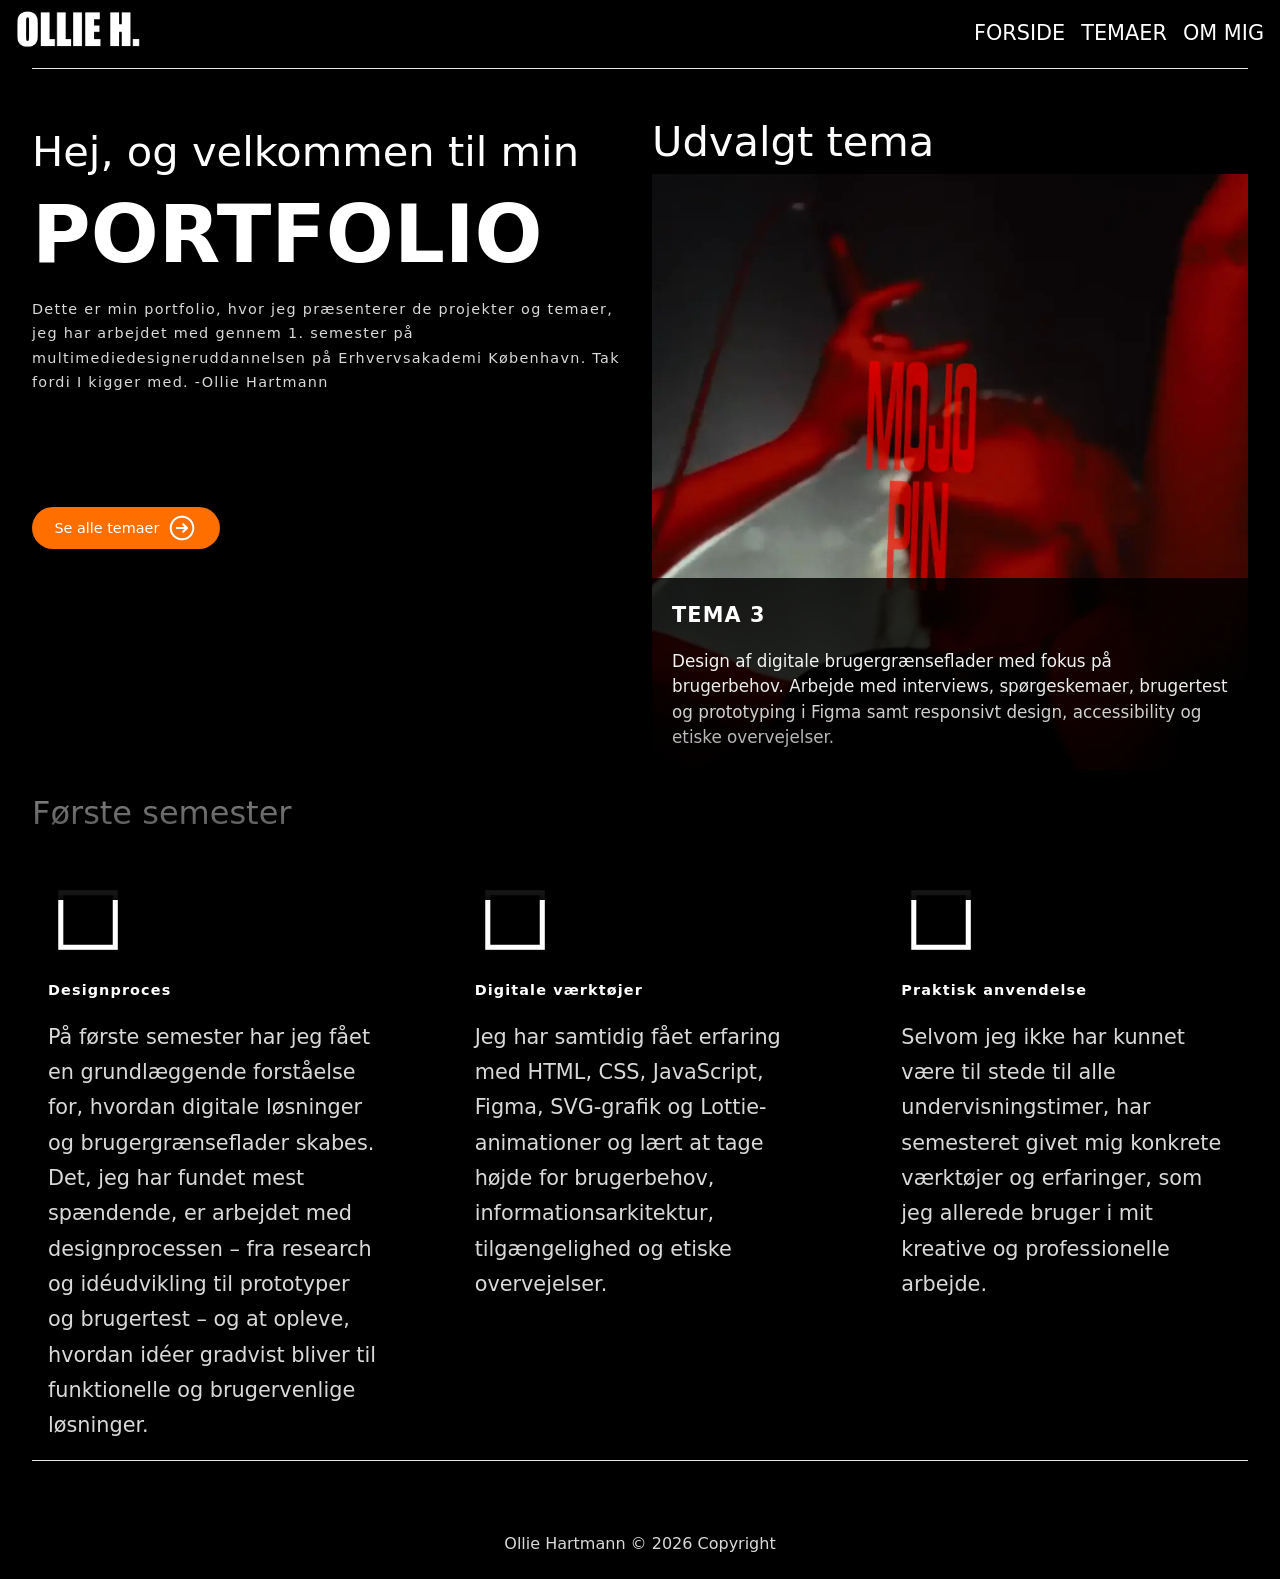
<file: index.html>
<!DOCTYPE html>
<html lang="da">

<head>
  <meta charset="UTF-8" />
  <meta name="viewport" content="width=device-width, initial-scale=1.0" />
  <title>Forside</title>
  <meta name="robots" content="noindex" />
  <link rel="icon" href="IMG/fav.png" type="image/png">
  <link rel="stylesheet" href="CSS/forside.css">
  <link rel="stylesheet" href="CSS/general.css">
  <link rel="stylesheet" href="CSS/custom.css">




</head>

<body>
  <header>
    <div class="logo-wrapper">
      <a href="index.html"><img src="IMG/logo.png" alt="logo"></a>
    </div>

    <nav>
      <ul class="nav-header">
        <li><a href="index.html">Forside</a></li>
        <li><a href="temaer.html">Temaer</a></li>
        <li><a href="ommig.html">Om Mig</a></li>
      </ul>
    </nav>
  </header>
  <hr class="divider">
  <main>

    <div class="grid_1-1">
      <section class="introduction_wrapper">

        <p class="h3-look">Hej, og velkommen til min</p>
        <h1>
          PORTFOLIO</h1>
        <p class="intro-copy">Dette er min portfolio, hvor jeg præsenterer de projekter og temaer, jeg har arbejdet med
          gennem 1. semester
          på multimediedesigneruddannelsen på Erhvervsakademi København.
          Tak fordi I kigger med.
          -Ollie Hartmann</p>

        <a class="tema_button" href="temaer.html"> <span>Se alle temaer</span><span class="button_arrow"><img
              src="IMG/arrow.png" alt="billede af pil"></span></a>


      </section>
      <section class="tema_column">
        <h2 class="h3-look">Udvalgt tema</h2>
        <a class="tema" href="tema3.html">
          <section class="tema_section overlay">
            <img class="full-bleed card" src="IMG/mojopin.webp" alt="Tema 3">
            <div class="overlay-caption">
              <h3 class="h4-look">TEMA 3</h3>
              <p>Design af digitale brugergrænseflader med fokus på brugerbehov. Arbejde med interviews, spørgeskemaer,
                brugertest og prototyping i Figma samt responsivt design, accessibility og etiske overvejelser.</p>
            </div>
          </section>
        </a>

      </section>
    </div>

    <h2>Første semester</h2>

    <div class="grid_1-1-1">
      <section class="semester_sections">
        <img class="square" src="IMG/square.png" alt="">
        <p class="semester-title">Designproces</p>
        <p>På første semester har jeg fået en grundlæggende forståelse for, hvordan digitale løsninger og
          brugergrænseflader skabes. Det, jeg har fundet mest spændende, er arbejdet med designprocessen – fra research
          og idéudvikling til prototyper og brugertest – og at opleve, hvordan idéer gradvist bliver til funktionelle og
          brugervenlige løsninger. </p>
      </section>
      <section class="semester_sections">
        <img class="square" src="IMG/square.png" alt="">
        <p class="semester-title">Digitale værktøjer</p>
        <p>Jeg har samtidig fået erfaring med HTML, CSS, JavaScript, Figma, SVG-grafik og Lottie-animationer og lært at
          tage højde for brugerbehov, informationsarkitektur, tilgængelighed og etiske overvejelser.</p>
      </section>
      <section class="semester_sections">
        <img class="square" src="IMG/square.png" alt="">
        <p class="semester-title">Praktisk anvendelse</p>
        <p>Selvom jeg ikke har kunnet være til stede til alle undervisningstimer, har semesteret givet mig konkrete
          værktøjer og erfaringer, som jeg allerede bruger i mit kreative og professionelle arbejde.</p>
      </section>

    </div>





  </main>
  <hr class="divider">
  <footer>

    <p>Ollie Hartmann © 2026 Copyright</p>
  </footer>


  <div class="scroll-hint"></div>
  <script src="JS/scrollhint.js"></script>
</body>

</html>
</file>
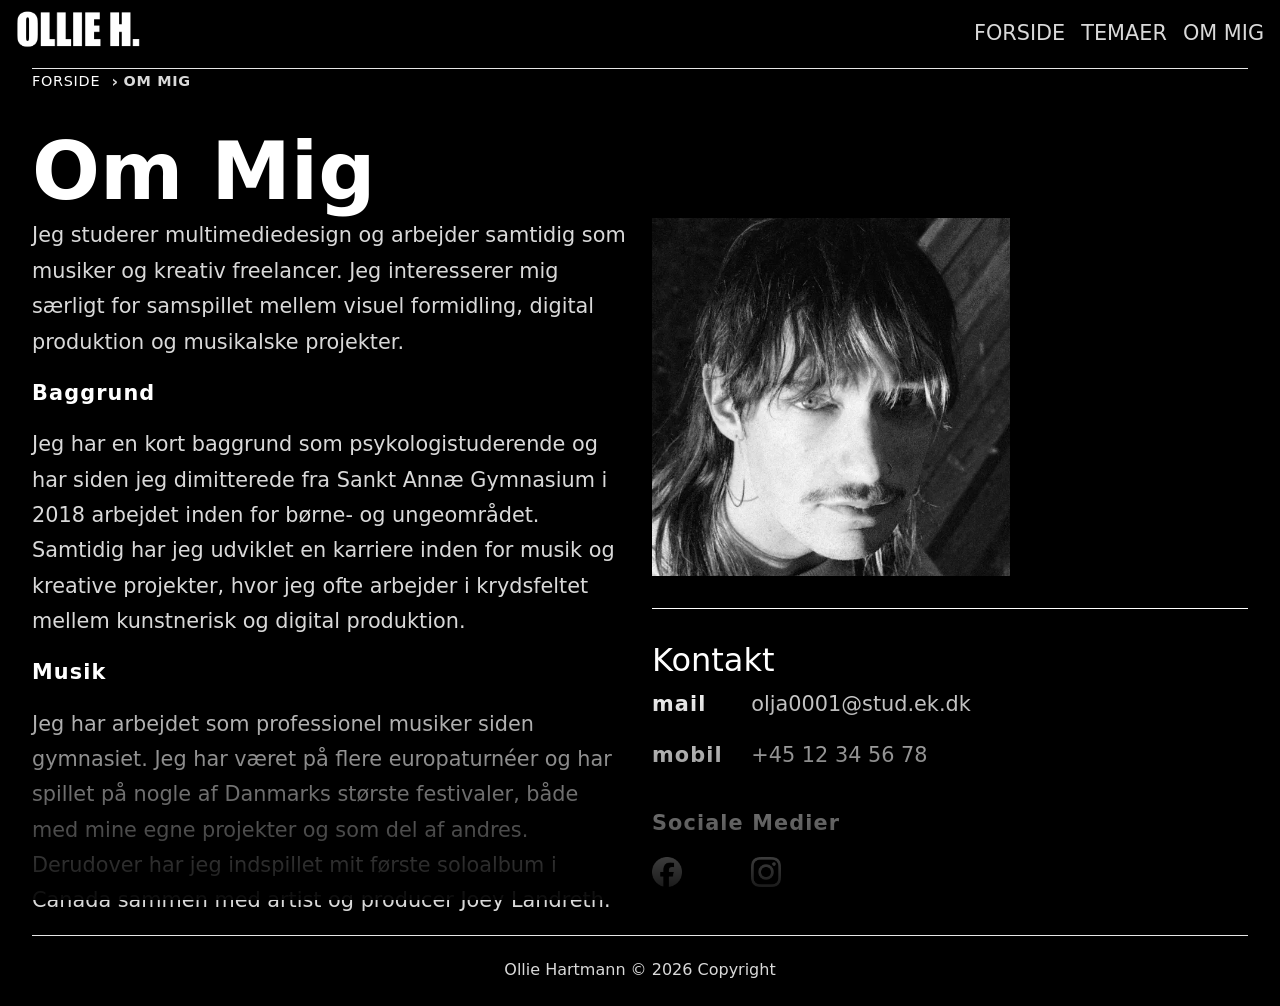
<file: ommig.html>
<!DOCTYPE html>
<html lang="da">

<head>
  <meta charset="UTF-8" />
  <meta name="viewport" content="width=device-width, initial-scale=1.0" />
  <title>Om Mig</title>
  <meta name="robots" content="noindex" />
  <link rel="icon" href="IMG/fav.png" type="image/png">
  <link rel="stylesheet" href="CSS/ommig.css">
  <link rel="stylesheet" href="CSS/custom.css">
  <link rel="stylesheet" href="CSS/general.css">




</head>

<body class="ommig">
  <header>
    <div class="logo-wrapper">
      <a href="index.html"><img src="IMG/logo.png" alt="logo"></a>
    </div>

    <nav>
      <ul class="nav-header">
        <li><a href="index.html">Forside</a></li>
        <li><a href="temaer.html">Temaer</a></li>
        <li><a href="ommig.html">Om Mig</a></li>
      </ul>
    </nav>
  </header>
  <hr class="divider">
  <main>

    <nav aria-label="Breadcrumb">
      <ol class="breadcrumbs">
        <li><a href="index.html">Forside</a></li>
        <li aria-current="page">Om mig</li>
      </ol>
    </nav>
    <h1>Om Mig</h1>

    <section class="grid_1-1">

      <div>
        <p>Jeg studerer multimediedesign og arbejder samtidig som musiker og kreativ freelancer. Jeg interesserer mig
          særligt for samspillet mellem visuel formidling, digital produktion og musikalske projekter.</p>
        <p class="h4-look">Baggrund</p>
        <p>Jeg har en kort baggrund som psykologistuderende og har siden jeg dimitterede fra Sankt Annæ Gymnasium i 2018
          arbejdet inden for børne- og ungeområdet. Samtidig har jeg udviklet en karriere inden for musik og kreative
          projekter, hvor jeg ofte arbejder i krydsfeltet mellem kunstnerisk og digital produktion.</p>
        <p class="h4-look">Musik</p>
        <p>Jeg har arbejdet som professionel musiker siden gymnasiet. Jeg har været på flere europaturnéer og har
          spillet på nogle af Danmarks største festivaler, både med mine egne projekter og som del af andres. Derudover
          har jeg indspillet mit første soloalbum i Canada sammen med artist og producer Joey Landreth.</p>
      </div>
      <div class="pic_contact">
        <img class="img_ollie" src="IMG/ollie.webp" alt="Billede af Ollie Hartmann">
        <section class="contact">
          <h2>Kontakt</h2>
          <div class="mail">
            <p class="h4-look">mail</p>
            <a href="mailto:olja0001@stud.ek.dk?body=Tak%20for%20din%20besked">olja0001@stud.ek.dk</a>
          </div>
          <div class="mobil">
            <p class="h4-look">mobil</p>
            <a href="tel:+4512345678">+45 12 34 56 78</a>
          </div>

          <section>
            <p class="h4-look SoMe">Sociale Medier</p>
            <div class="some_icons_2">

              <a href="https://www.facebook.com/oliver.hartmannjakobsen/"><img src="IMG/facebook.png"
                  alt="image of facebook logo"></a>
              <a href="https://www.instagram.com/ollie_hartmann_who/"><img src="IMG/instagram.png"
                  alt="image of instagram logo"></a>


            </div>
          </section>

        </section>

      </div>

    </section>

  </main>



  <hr class="divider">

  <footer>
    <p>Ollie Hartmann © 2026 Copyright</p>
  </footer>
  <div class="scroll-hint"></div>
  <script src="JS/scrollhint.js"></script>
</body>

</html>
</file>
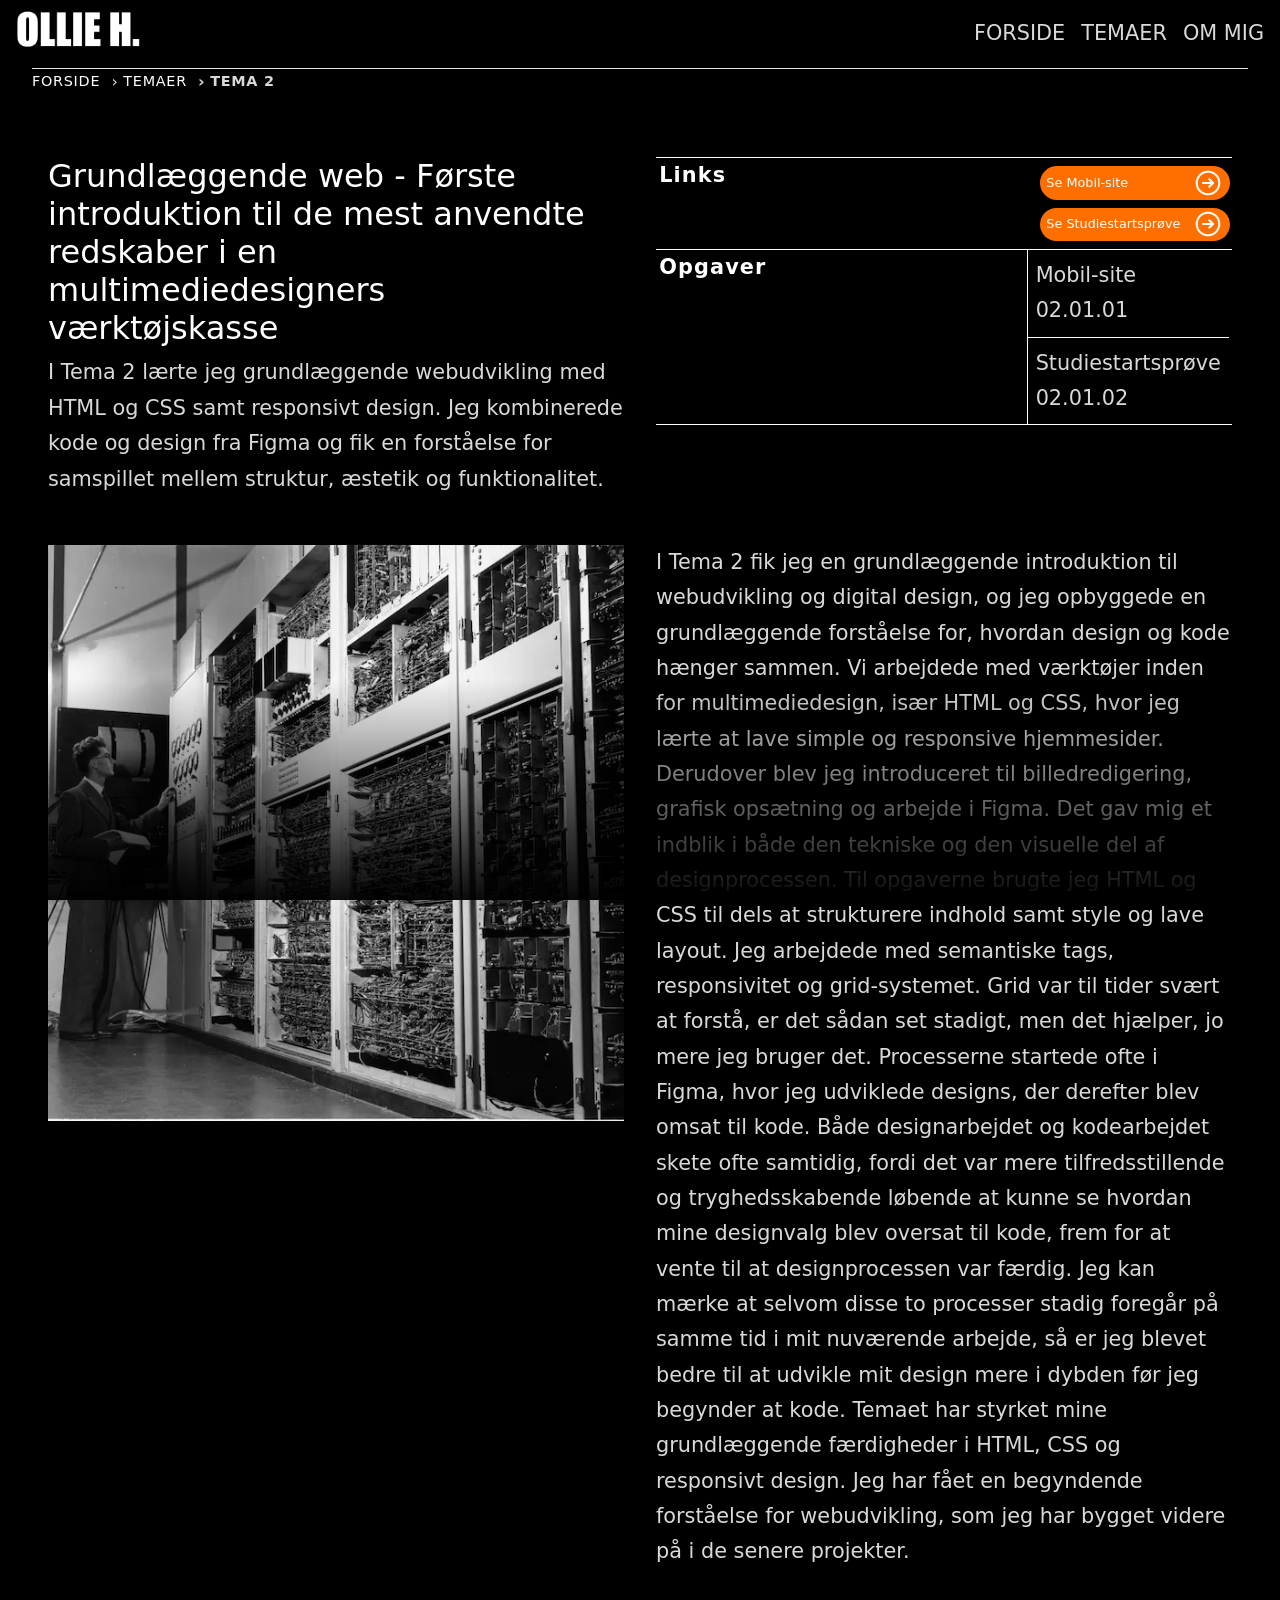
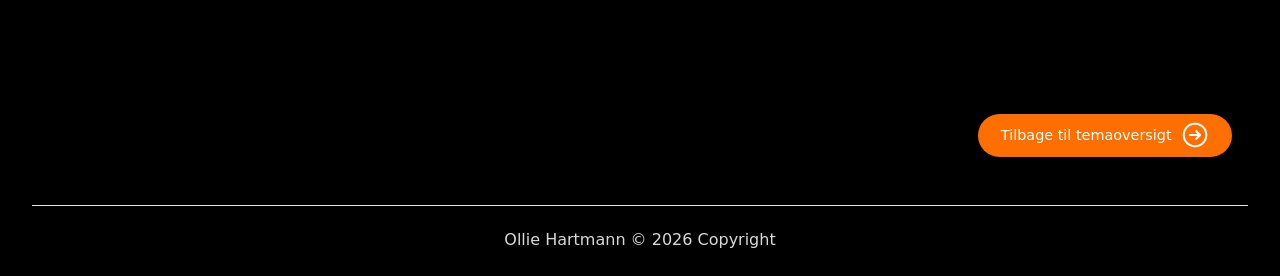
<file: tema2.html>
<!DOCTYPE html>
<html lang="da">

<head>
  <meta charset="UTF-8" />
  <meta name="viewport" content="width=device-width, initial-scale=1.0" />
  <title>Tema 2</title>
  <meta name="robots" content="noindex" />
  <link rel="icon" href="IMG/fav.png" type="image/png">
  <link rel="stylesheet" href="CSS/tematal.css">
  <link rel="stylesheet" href="CSS/custom.css">
  <link rel="stylesheet" href="CSS/general.css">



</head>

<body>
  <header>
    <div class="logo-wrapper">
      <a href="index.html"><img src="IMG/logo.png" alt="logo"></a>
    </div>

    <nav>
      <ul class="nav-header">
        <li><a href="index.html">Forside</a></li>
        <li><a href="temaer.html">Temaer</a></li>
        <li><a href="ommig.html">Om Mig</a></li>
      </ul>
    </nav>
  </header>
  <hr class="divider">
  <main>
    <nav class="breadcrumbs_nav" aria-label="Breadcrumb">
      <ol class="breadcrumbs">
        <li><a href="index.html">Forside</a></li>
        <li><a href="temaer.html">Temaer</a></li>
        <li aria-current="page">Tema 2</li>
      </ol>
    </nav>


    <div class="tema_grid_1-1">
      <Section class="tema_intro">
        <h2>Grundlæggende web - Første introduktion til de mest anvendte redskaber i en multimediedesigners
          værktøjskasse
        </h2>
        <p>I Tema 2 lærte jeg grundlæggende webudvikling med HTML og CSS samt responsivt design. Jeg kombinerede kode og
          design fra Figma og fik en forståelse for samspillet mellem struktur, æstetik og funktionalitet.</p>
      </Section>

      <section class="sites_and_tasks">

        <section class="sites">
          <div class="sites_headline">
            <p class="h4-look">Links</p>
          </div>
          <div class="sites_links">
            <a class="task_button" href="https://olliehedge.github.io/webiste-struktur/index.html">Se Mobil-site
              <span class="button_arrow_task"><img src="IMG/arrow.png" alt="billede af pil"></span></a>
            <a class="task_button" href="https://olliehedge.github.io/websitev1.2/">Se Studiestartsprøve<span
                class="button_arrow_task"><img src="IMG/arrow.png" alt="billede af pil"></span></a>
          </div>
        </section>

        <section class="tasks">
          <div class="tasks_headline">
            <h3 class="h4-look">Opgaver</h3>
          </div>
          <div class="tasks_tasks">
            <p>Mobil-site 02.01.01</p>
            <p>Studiestartsprøve 02.01.02</p>
          </div>
        </section>

      </section>
    </div>

    <div class="tema_grid_1-1">

      <div class="tema_img">
        <img class="card" src="IMG/computer-old.webp" alt="gammel computer">
      </div>



      <section class="tema_elaborate">
        <p>I Tema 2 fik jeg en grundlæggende introduktion til webudvikling og digital design, og jeg opbyggede en
          grundlæggende forståelse for, hvordan design og kode hænger sammen.
          Vi arbejdede med værktøjer inden for multimediedesign, især HTML og CSS, hvor jeg lærte
          at lave simple og responsive hjemmesider. Derudover blev jeg introduceret til billedredigering, grafisk
          opsætning og arbejde i Figma. Det gav mig et indblik i både den tekniske og den visuelle del af
          designprocessen.
          Til opgaverne brugte jeg HTML og CSS til dels at strukturere indhold samt style og lave layout. Jeg
          arbejdede med semantiske tags, responsivitet og grid-systemet. Grid var til tider svært at forstå, er det
          sådan set stadigt, men det
          hjælper, jo mere jeg bruger det.
          Processerne startede ofte i Figma, hvor jeg udviklede designs, der derefter blev omsat til kode. Både
          designarbejdet og kodearbejdet skete ofte samtidig, fordi det var mere tilfredsstillende og tryghedsskabende
          løbende at kunne se hvordan mine designvalg blev oversat til kode, frem for at vente til at designprocessen
          var færdig. Jeg kan mærke at selvom disse to processer stadig foregår på samme tid i mit nuværende arbejde, så
          er jeg blevet bedre til at udvikle mit design mere i dybden før jeg begynder at kode.
          Temaet har styrket mine grundlæggende færdigheder i HTML, CSS og responsivt design. Jeg har fået
          en begyndende forståelse for webudvikling, som jeg har bygget videre på i de senere projekter.</p>

      </section>

      <a class="tema_button" href="temaer.html"> <span>Tilbage til temaoversigt</span><span class="button_arrow"><img
            src="IMG/arrow.png" alt="billede af pil"></span></a>
    </div>


  </main>

  <hr class="divider">

  <footer>
    <p>Ollie Hartmann © 2026 Copyright</p>
  </footer>
  <div class="scroll-hint"></div>
  <script src="JS/scrollhint.js"></script>
</body>

</html>
</file>
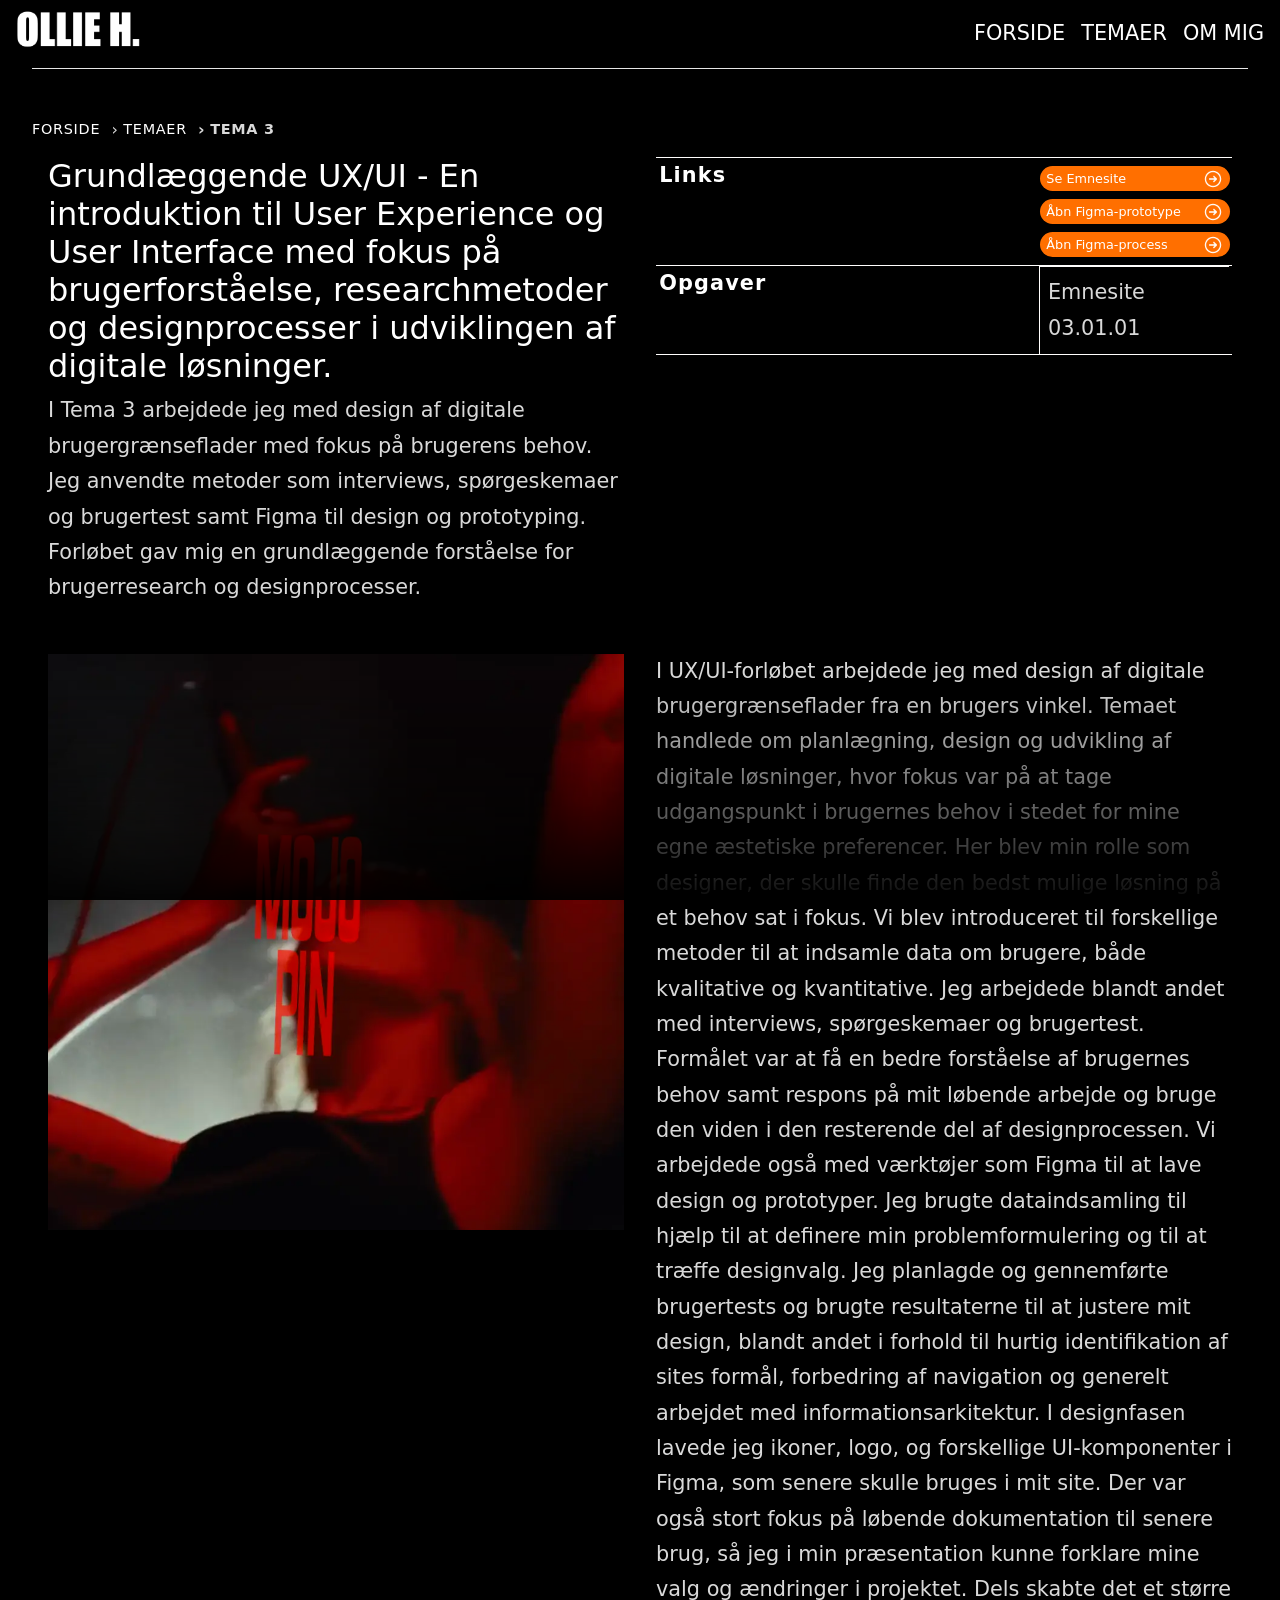
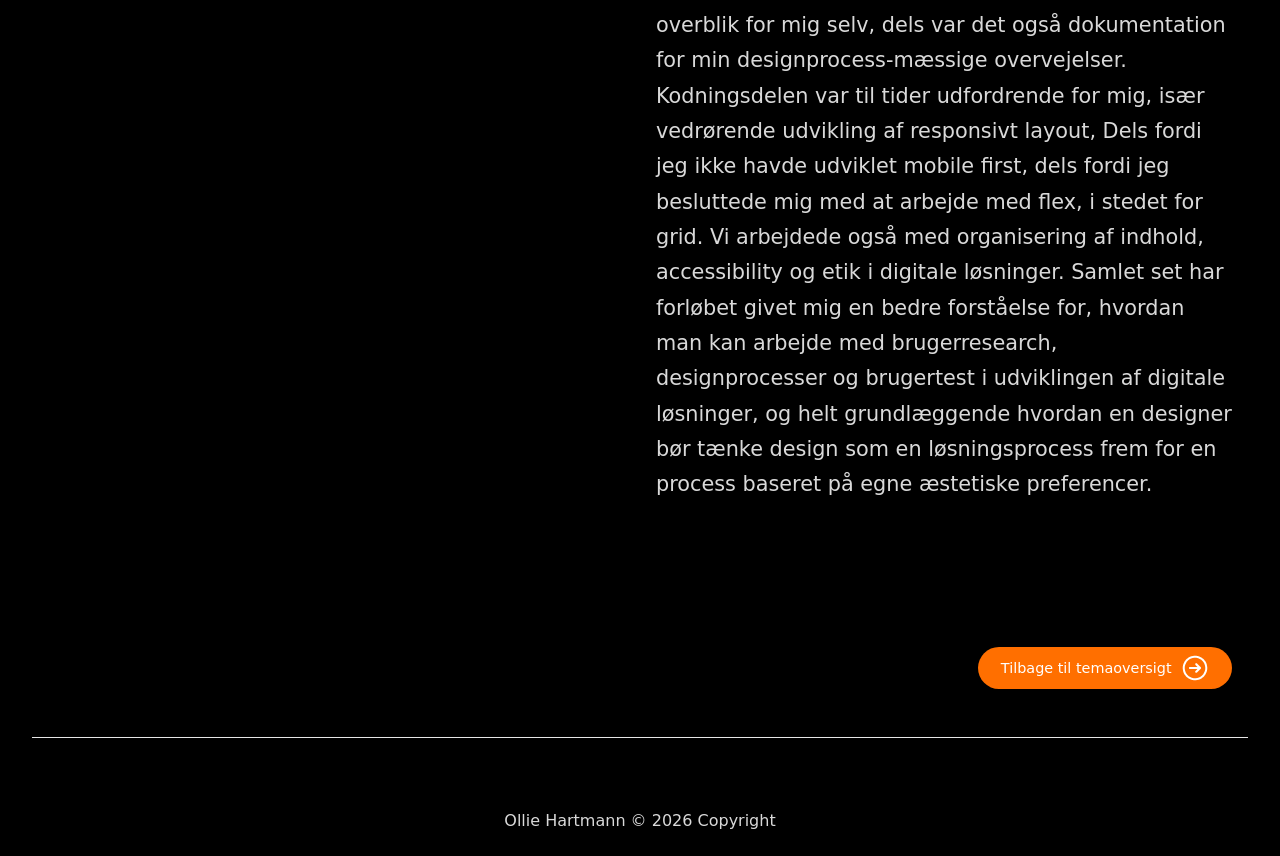
<file: tema3.html>
<!DOCTYPE html>
<html lang="da">

<head>
  <meta charset="UTF-8" />
  <meta name="viewport" content="width=device-width, initial-scale=1.0" />
  <title>Tema 3</title>
  <meta name="robots" content="noindex" />
  <link rel="icon" href="IMG/fav.png" type="image/png">
  <link rel="stylesheet" href="CSS/general.css">
  <link rel="stylesheet" href="CSS/custom.css">
  <link rel="stylesheet" href="CSS/tematal.css">


</head>

<body>
  <header>
    <div class="logo-wrapper">
      <a href="index.html"><img src="IMG/logo.png" alt="logo"></a>
    </div>

    <nav>
      <ul class="nav-header">
        <li><a href="index.html">Forside</a></li>
        <li><a href="temaer.html">Temaer</a></li>
        <li><a href="ommig.html">Om Mig</a></li>
      </ul>
    </nav>
  </header>
  <hr class="divider">
  <main>
    <nav aria-label="Breadcrumb">
      <ol class="breadcrumbs">
        <li><a href="index.html">Forside</a></li>
        <li><a href="temaer.html">Temaer</a></li>
        <li aria-current="page">Tema 3</li>
      </ol>
    </nav>
    <div class="tema_grid_1-1">
      <Section class="tema_intro">
        <h2>Grundlæggende UX/UI - En introduktion til User Experience og User Interface med fokus på brugerforståelse,
          researchmetoder og
          designprocesser i udviklingen af digitale løsninger.
        </h2>
        <p>I Tema 3 arbejdede jeg med design af digitale brugergrænseflader med fokus på brugerens behov. Jeg anvendte
          metoder som interviews, spørgeskemaer og brugertest samt Figma til design og prototyping. Forløbet gav mig en
          grundlæggende forståelse for brugerresearch og designprocesser.</p>
      </Section>

      <section class="sites_and_tasks">

        <section class="sites">
          <div class="sites_headline">
            <p class="h4-look">Links</p>
          </div>
          <div class="sites_links">
            <a class="task_button" href="https://olliehedge.github.io/emnesite/landing-page.html" target="_blank">Se
              Emnesite<span class="button_arrow_task"><img src="IMG/arrow.png" alt="billede af pil"></span></a>
            <a class="task_button figma-link"
              href="https://www.figma.com/design/2rfreoFUS6p8zuEOgwirQ4/MIDNIGHT-COWBOY-WEBSITE?node-id=0-1&t=B1guhyufyaFHpCYi-1"
              target="_blank">Åbn Figma-prototype<span class="button_arrow_task"><img src="IMG/arrow.png"
                  alt="billede af pil"></span></a>

            <a class="task_button figma-link"
              href="https://www.figma.com/design/2rfreoFUS6p8zuEOgwirQ4/MIDNIGHT-COWBOY-WEBSITE?m=auto&t=AiAWIQkr7OcqkoCm-1"
              target="_blank">Åbn Figma-process<span class="button_arrow_task"><img src="IMG/arrow.png"
                  alt="billede af pil"></span></a>


          </div>
        </section>

        <section class="tasks">
          <div class="tasks_headline">
            <p class="h4-look">Opgaver</p>
          </div>
          <div class="tasks_tasks">
            <p>Emnesite 03.01.01</p>

          </div>
        </section>

      </section>

    </div>
    <div class="tema_grid_1-1">

      <div>
        <img class="card" src="IMG/mojopin.webp" alt="tema billede">
      </div>



      <section class="tema_elaborate">
        <p>I UX/UI-forløbet arbejdede jeg med design af digitale brugergrænseflader fra en brugers vinkel. Temaet
          handlede om planlægning, design og udvikling af digitale løsninger,
          hvor fokus var på at tage udgangspunkt i brugernes behov i stedet for mine egne æstetiske preferencer. Her
          blev min rolle som designer, der skulle finde den bedst mulige løsning på et behov sat i fokus.
          Vi blev introduceret til forskellige metoder til at indsamle data om brugere, både
          kvalitative og kvantitative. Jeg arbejdede blandt andet med interviews, spørgeskemaer og brugertest. Formålet
          var at få en bedre forståelse af brugernes behov samt respons på mit løbende arbejde og bruge den viden i den
          resterende del af designprocessen. Vi arbejdede også med
          værktøjer som Figma til at lave design og prototyper.
          Jeg brugte dataindsamling til hjælp til at definere min problemformulering og til at træffe designvalg.
          Jeg planlagde og gennemførte brugertests og brugte resultaterne til at justere mit design, blandt andet i
          forhold til hurtig identifikation af sites formål, forbedring af navigation og generelt arbejdet med
          informationsarkitektur. I designfasen lavede jeg ikoner, logo, og forskellige
          UI-komponenter i Figma, som senere skulle bruges i mit site.
          Der var også stort fokus på løbende dokumentation til senere brug, så jeg i min præsentation kunne forklare
          mine valg og ændringer i
          projektet. Dels skabte det et større overblik for mig selv, dels var det også dokumentation for min
          designprocess-mæssige overvejelser.
          Kodningsdelen var til tider udfordrende for mig, især vedrørende udvikling af responsivt layout, Dels fordi
          jeg ikke havde udviklet mobile first, dels fordi jeg besluttede mig med at arbejde med flex, i stedet for
          grid. Vi arbejdede også med organisering af indhold, accessibility og etik i digitale løsninger.
          Samlet set har forløbet givet mig en bedre forståelse for, hvordan man kan arbejde med brugerresearch,
          designprocesser og brugertest i udviklingen af digitale løsninger, og helt grundlæggende hvordan en designer
          bør tænke design som en løsningsprocess frem for en process baseret på egne æstetiske preferencer.</p>

      </section>
      <a class="tema_button" href="temaer.html"> <span>Tilbage til temaoversigt</span><span class="button_arrow"><img
            src="IMG/arrow.png" alt="billede af pil"></span></a>
    </div>




  </main>

  <hr class="divider">

  <footer>
    <p>Ollie Hartmann © 2026 Copyright</p>
  </footer>

  <div class="scroll-hint"></div>
  <script src="JS/scrollhint.js"></script>
</body>

</html>
</file>
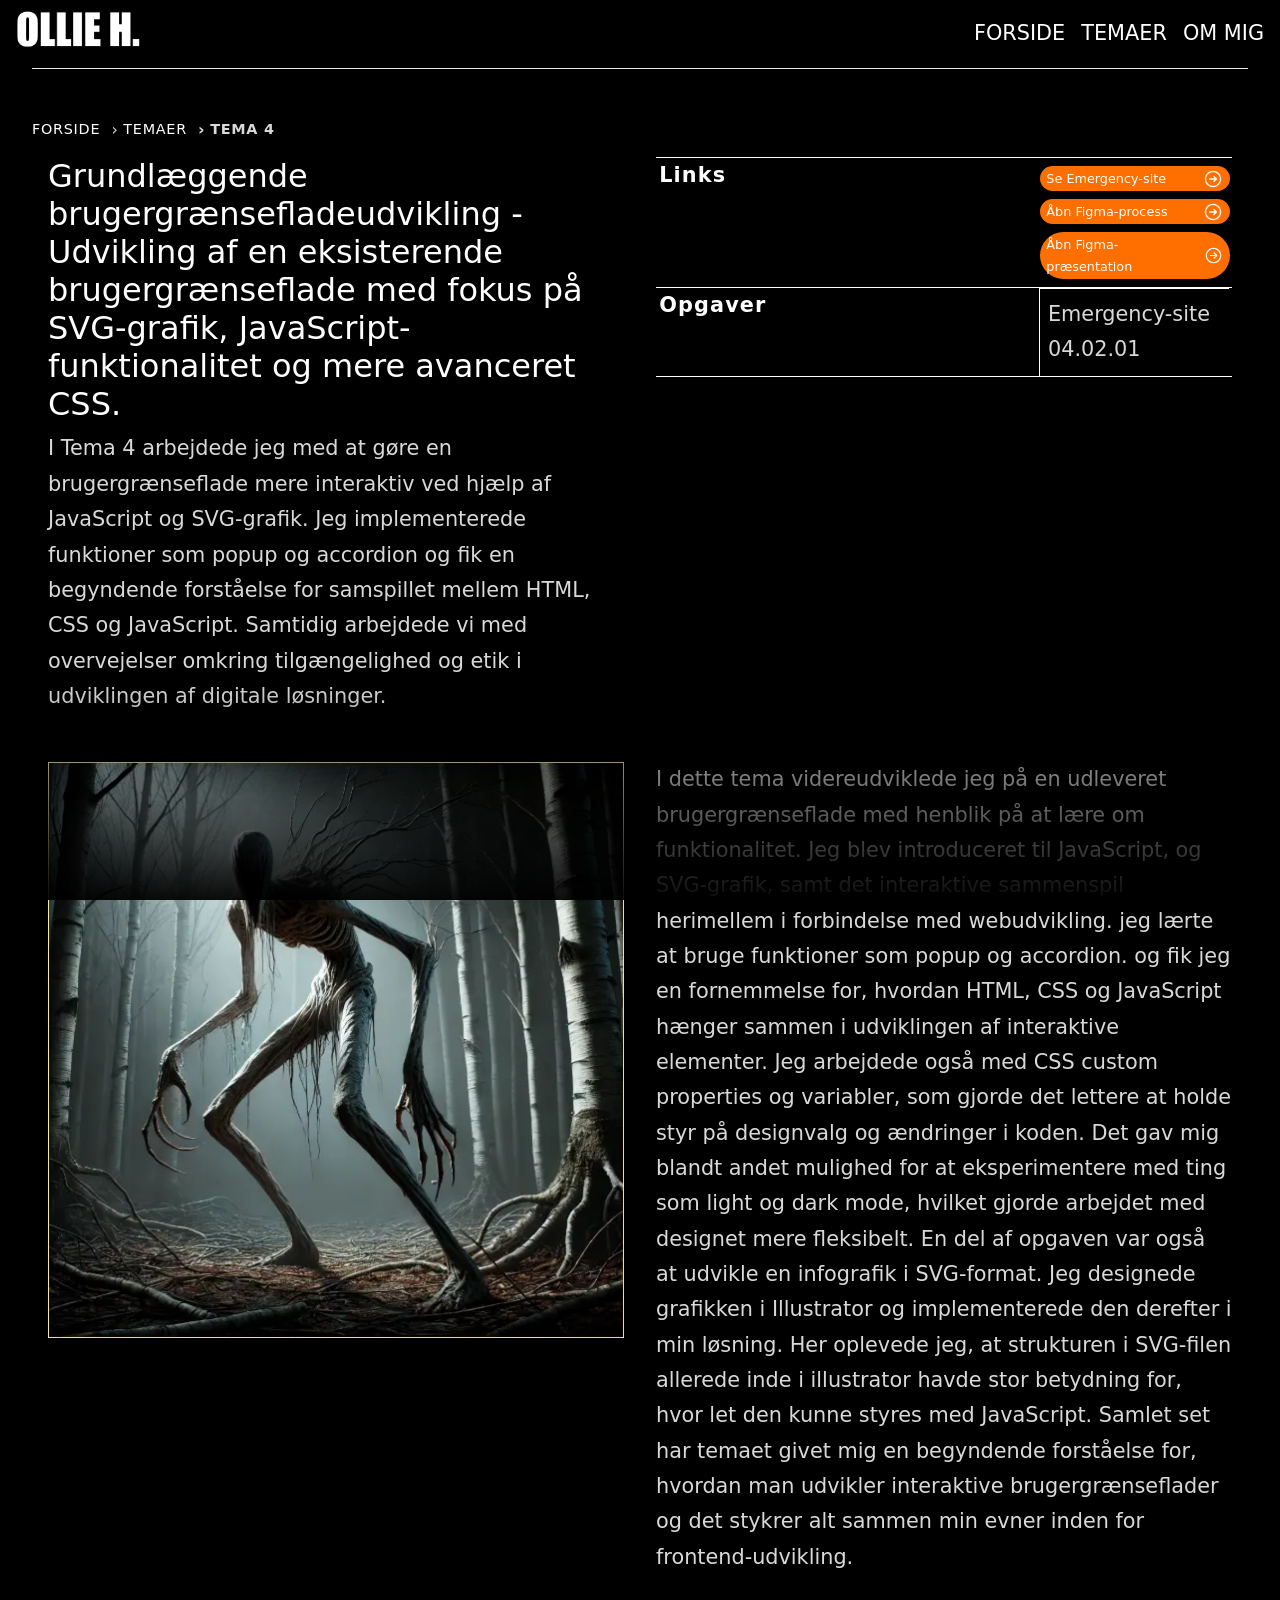
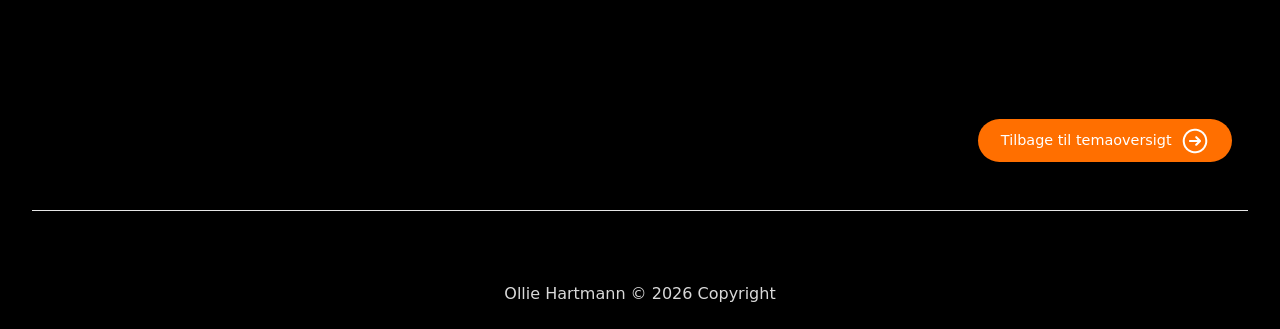
<file: tema4.html>
<!DOCTYPE html>
<html lang="da">

<head>
  <meta charset="UTF-8" />
  <meta name="viewport" content="width=device-width, initial-scale=1.0" />
  <title>Tema 4</title>
  <meta name="robots" content="noindex" />
  <link rel="icon" href="IMG/fav.png" type="image/png">
  <link rel="stylesheet" href="CSS/general.css">
  <link rel="stylesheet" href="CSS/custom.css">
  <link rel="stylesheet" href="CSS/tematal.css">


</head>

<body>
  <header>
    <div class="logo-wrapper">
      <a href="index.html"><img src="IMG/logo.png" alt="logo"></a>
    </div>

    <nav>
      <ul class="nav-header">
        <li><a href="index.html">Forside</a></li>
        <li><a href="temaer.html">Temaer</a></li>
        <li><a href="ommig.html">Om Mig</a></li>
      </ul>
    </nav>
  </header>
  <hr class="divider">
  <main>
    <nav aria-label="Breadcrumb">
      <ol class="breadcrumbs">
        <li><a href="index.html">Forside</a></li>
        <li><a href="temaer.html">Temaer</a></li>
        <li aria-current="page">Tema 4</li>
      </ol>
    </nav>
    <div class="tema_grid_1-1">
      <Section class="tema_intro">
        <h2>Grundlæggende brugergrænsefladeudvikling - Udvikling af en eksisterende brugergrænseflade med fokus på
          SVG-grafik, JavaScript-funktionalitet og mere
          avanceret CSS.
        </h2>
        <p>I Tema 4 arbejdede jeg med at gøre en brugergrænseflade mere interaktiv ved hjælp af JavaScript og
          SVG-grafik.
          Jeg implementerede funktioner som popup og accordion og fik en begyndende forståelse for samspillet mellem
          HTML,
          CSS og JavaScript. Samtidig arbejdede vi med overvejelser omkring tilgængelighed og etik i udviklingen af
          digitale løsninger.</p>
      </Section>

      <section class="sites_and_tasks">

        <section class="sites">
          <div class="sites_headline">
            <p class="h4-look">Links</p>
          </div>
          <div class="sites_links">
            <a class="task_button" href="https://olliehedge.github.io/onde_enter/">Se Emergency-site<span
                class="button_arrow_task"><img src="IMG/arrow.png" alt="billede af pil"></span></a>
            <a class="task_button"
              href="https://www.figma.com/design/cC0lDh0WDUP4Uqe4CgAfgC/EMERGENCY-SITE?node-id=91-2&t=lcQCZu8zwTwoFaps-1">Åbn
              Figma-process<span class="button_arrow_task"><img src="IMG/arrow.png" alt="billede af pil"></span></a>
            <a class="task_button" href="https://www.figma.com/deck/1a4gNEm3PJN6r68InnuErz">Åbn Figma-præsentation<span
                class="button_arrow_task"><img src="IMG/arrow.png" alt="billede af pil"></span></a>

          </div>
        </section>

        <section class="tasks">
          <div class="tasks_headline">
            <p class="h4-look">Opgaver</p>
          </div>
          <div class="tasks_tasks">
            <p>Emergency-site 04.02.01</p>

          </div>
        </section>

      </section>
    </div>
    <div class="tema_grid_1-1">
      <div>
        <img class="card" src="IMG/traemonster.webp" alt="tema billede">
      </div>



      <section class="tema_elaborate">
        <p>I dette tema videreudviklede jeg på en udleveret brugergrænseflade med henblik på at lære om funktionalitet.
          Jeg blev introduceret til JavaScript, og SVG-grafik, samt det interaktive sammenspil herimellem i forbindelse
          med webudvikling.
          jeg lærte at bruge funktioner som popup og accordion. og fik jeg en fornemmelse
          for, hvordan HTML, CSS og JavaScript hænger sammen i udviklingen af interaktive elementer.
          Jeg arbejdede også med CSS custom properties og variabler, som gjorde det lettere at holde styr på designvalg
          og
          ændringer i koden. Det gav mig blandt andet mulighed for at eksperimentere med ting som light og dark mode,
          hvilket gjorde arbejdet med designet mere fleksibelt.

          En del af opgaven var også at udvikle en infografik i SVG-format. Jeg designede grafikken i Illustrator og
          implementerede den derefter i min løsning. Her oplevede jeg, at strukturen i SVG-filen allerede inde i
          illustrator havde stor betydning
          for,
          hvor let den kunne styres med JavaScript.

          Samlet set har temaet givet mig en begyndende forståelse for, hvordan man udvikler interaktive
          brugergrænseflader og det stykrer alt sammen min evner inden for
          frontend-udvikling.</p>

      </section>
      <a class="tema_button" href="temaer.html"> <span>Tilbage til temaoversigt</span><span class="button_arrow"><img
            src="IMG/arrow.png" alt="billede af pil"></span></a>

    </div>



  </main>

  <hr class="divider">

  <footer>
    <p>Ollie Hartmann © 2026 Copyright</p>
  </footer>

  <div class="scroll-hint"></div>
  <script src="JS/scrollhint.js"></script>
</body>



</html>
</file>
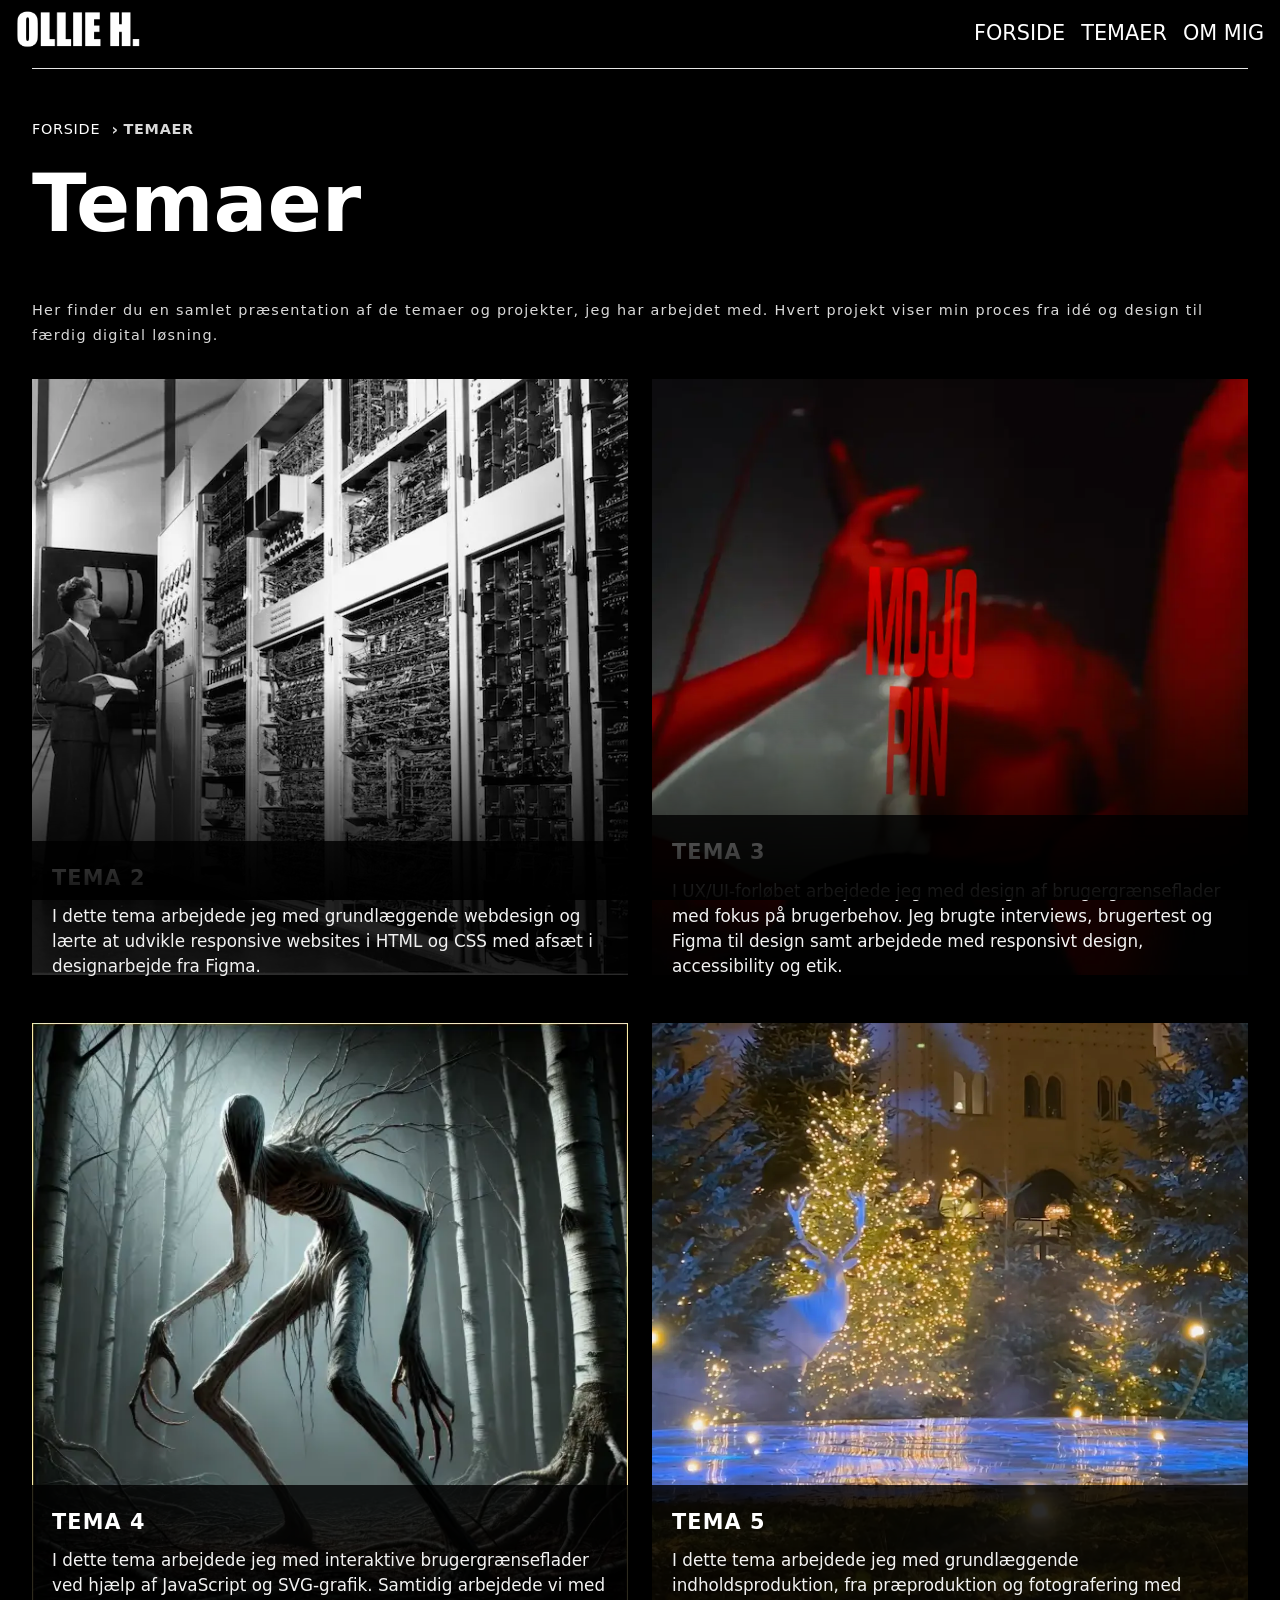
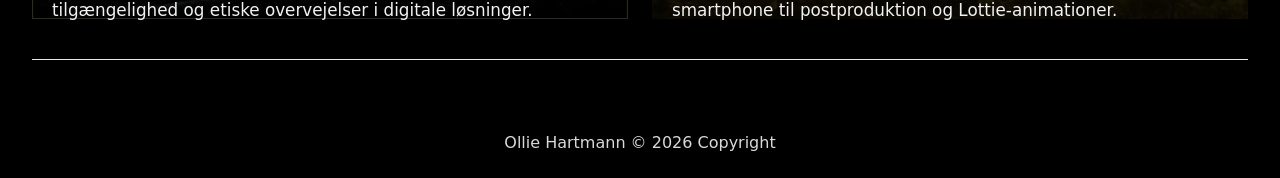
<file: temaer.html>
<!DOCTYPE html>
<html lang="da">

<head>
  <meta charset="UTF-8" />
  <meta name="viewport" content="width=device-width, initial-scale=1.0" />
  <title>Forside</title>
  <meta name="robots" content="noindex" />
  <link rel="icon" href="IMG/fav.png" type="image/png">
  <link rel="stylesheet" href="CSS/general.css">
  <link rel="stylesheet" href="CSS/custom.css">
  <link rel="stylesheet" href="CSS/forside.css">



</head>

<body>
  <header>
    <div class="logo-wrapper">
      <a href="index.html"><img src="IMG/logo.png" alt="logo"></a>
    </div>

    <nav>
      <ul class="nav-header">
        <li><a href="index.html">Forside</a></li>
        <li><a href="temaer.html">Temaer</a></li>
        <li><a href="ommig.html">Om Mig</a></li>
      </ul>
    </nav>
  </header>
  <hr class="divider">

  <main>

    <nav aria-label="Breadcrumb">
      <ol class="breadcrumbs">
        <li><a href="index.html">Forside</a></li>
        <li aria-current="page">Temaer</li>
      </ol>
    </nav>
    <Section class="intro">
      <h1>Temaer</h1>
      <p class="intro-copy">Her finder du en samlet præsentation af de temaer og projekter, jeg har arbejdet med. Hvert
        projekt viser
        min
        proces fra idé og design til færdig digital løsning.</p>
    </Section>

    <div class="grid_1-1">
      <a href="tema2.html">
          <section class="tema_section overlay">
            <img class="full-bleed card" src="IMG/computer-old.webp" alt="Tema 2">
            <div class="overlay-caption">
              <h2 class="h4-look">TEMA 2</h2>
              <p>I dette tema arbejdede jeg med grundlæggende webdesign og lærte at udvikle responsive websites i HTML og
                CSS
                med afsæt i designarbejde fra Figma.</p>
            </div>
          </section>
      </a>

      <a href="tema3.html">
          <section class="tema_section overlay">
            <img class="full-bleed card" src="IMG/mojopin.webp" alt="Tema 3">
            <div class="overlay-caption">
              <h2 class="h4-look">TEMA 3</h2>
              <p>I UX/UI-forløbet arbejdede jeg med design af brugergrænseflader med fokus på brugerbehov. Jeg brugte
                interviews, brugertest og Figma til design samt arbejdede med responsivt design, accessibility og etik.
              </p>
            </div>
          </section>
      </a>

      <a href="tema4.html">
          <section class="tema_section overlay">
            <img class="full-bleed card" src="IMG/traemonster.webp" alt="Tema 4">
            <div class="overlay-caption">
              <h2 class="h4-look">TEMA 4</h2>
              <p>I dette tema arbejdede jeg med interaktive brugergrænseflader ved hjælp af JavaScript og SVG-grafik.
                Samtidig
                arbejdede vi med tilgængelighed og etiske overvejelser i digitale løsninger.</p>
            </div>
          </section>
      </a>
      <a href="tema5.html">
          <section class="tema_section overlay">
            <img class="full-bleed card" src="IMG/vintereventyr.webp" alt="Tema 5">
            <div class="overlay-caption">
              <h2 class="h4-look">TEMA 5</h2>
              <p>I dette tema arbejdede jeg med grundlæggende indholdsproduktion, fra præproduktion og
                fotografering med
                smartphone til postproduktion og Lottie-animationer.</p>
            </div>
          </section>
      </a>
    </div>
  </main>




  <hr class="divider">
  <footer>
    <p>Ollie Hartmann © 2026 Copyright</p>
  </footer>
  <div class="scroll-hint"></div>
  <script src="JS/scrollhint.js"></script>
</body>

</html>
</file>
<file: CSS/forside.css>
/* Stack image and text inside each theme card with space, even when the section is wrapped in a link */
.tema_section {
  display: flex;
  flex-direction: column;
  gap: 1rem;

}

/* Overlay text on theme cards */
.tema_section.overlay {
  position: relative;
  overflow: hidden;
  transform: scale(1);

  /* position: relative; gør kortet til reference for absolut placerede børn (overlay-teksten). */
  /* overflow: hidden; skjuler alt, der rager uden for kortets kanter, så overlayet bliver inde i billedet. */
}

.tema_section.overlay img {
  display: block;
  width: 100%;
  height: auto;
}

.overlay-caption {
  position: absolute;
  left: 0;
  right: 0;
  bottom: 0;
  background: rgba(0, 0, 0, 0.82);
  color: #fff;
  padding: 1.25rem;
}

.overlay-caption h4 {
  margin: 0 0 0.35rem;
  letter-spacing: 0.08rem;
  font-size: 1.3rem;
  /* bumped size */
}

.overlay-caption p {
  margin: 0;
  color: #f2f2f2;
  line-height: 1.5;
  font-size: 1.05rem;
  /* bumped size */
}




.grid_1-1>a {
  display: block;
  height: 100%;
}

.grid_1-1 .tema_section {
  height: 100%;
}

.intro {
  display: flex;
  flex-direction: column;
  gap: 2rem;
  margin-bottom: 2rem;
}

#temaer {
  margin-bottom: 1rem;
}



.tema_button,
.tema_button:visited {
  display: inline-flex;
  width: 55vw;
  align-items: center;
  gap: 0.5rem;
  /* space for the arrow */
  padding: 0.4rem 1.4rem;
  font-size: var(--h4-size);
  background: var(--accent-color);
  color: var(--text-color1);
  border: none;
  border-radius: 100px;
  text-decoration: none;
  cursor: pointer;
  width: auto;
  justify-content: space-between;
}

.tema_button .button_arrow {
  margin-left: auto;
  display: inline-flex;
  margin-left: auto;
}


.tema_button:hover {
  filter: brightness(1.05);
  text-decoration: none;
}

.tema_button:active {
  transform: translateY(1px);
}

.square {
  width: 80px;
  height: 80px;
}

.grid_1-1-1 {
  display: grid;
  grid-template-columns: 1fr 1fr 1fr;
  margin-top: 3rem;
  justify-items: start;
  /* default left alignment */
}

.semester_sections {
  display: flex;
  flex-direction: column;
  gap: 1.1rem;
  max-width: 45ch;
  padding: 0 1rem;
  /* side padding for grid_1-1-1 cards */
}

/* Center the middle card and push the last one to the right */
.grid_1-1-1 .semester_sections:nth-child(2) {
  justify-self: center;
}

.grid_1-1-1 .semester_sections:nth-child(3) {
  justify-self: end;
}

.intro h5 {
  max-width: 80ch;
}

h5 {
  margin-top: 1rem;
}

.intro-copy {
  font-size: var(--h4-size);
  font-weight: 200;
  letter-spacing: 0.08rem;
  color: var(--text-color2);
  margin-top: 1rem;
}

.semester-title {
  font-size: var(--h4-size);
  font-weight: 600;
  letter-spacing: 0.07rem;
  color: var(--text-color1);
  line-height: 1.7;
}

.tema_column h3 {
  margin-bottom: 1rem;
}
</file>
<file: CSS/general.css>
/* Reset */
* {
  margin: 0;
  padding: 0;
  box-sizing: border-box;
}

img {
  width: 100%;
  height: auto;
  display: block;
}


/* fonte */
h1 {

  font-size: var(--h1-size);
  font-weight: 700;
  color: var(--text-color1);

}

h2 {

  font-size: var(--h2-size);
  font-weight: 500;
  color: var(--text-color1);
  margin-bottom: 0.5rem;
}

h3 {

  font-size: var(--h3-size);
  font-weight: 500;
  color: var(--text-color1);
}

.h3-look {
  font-size: var(--h3-size);
  font-weight: 500;
  color: var(--text-color1);
}

h4 {

  font-size: var(--h4-size);
  font-weight: 600;
  letter-spacing: 0.07rem;
  color: var(--text-color1);
  line-height: 1.7;
}

.h4-look {
  font-size: var(--h4-size);
  font-weight: 600;
  letter-spacing: 0.07rem;
  color: var(--text-color1);
  line-height: 1.7;
}

h5 {

  font-size: var(--h4-size);
  font-weight: 200;
  letter-spacing: 0.08rem;
  color: var(--text-color2);
}

p,
a {

  font-size: var(--p-size);
  font-weight: 200;
  color: var(--text-color2);

  line-height: 1.7;
}

/* media */

/***************************************************** S *****************************************************/
@media (min-width: 481px) {
  /****************** General *****************/

  main {
    margin: 0 auto;
    padding: 0 2rem;
  }

  h1 {
    font-size: var(--h1-size-s);
  }

  h2 {
    font-size: var(--h2-size-s);
  }

  h3 {
    font-size: var(--h3-size-s);
  }

  .h3-look {
    font-size: var(--h3-size-s);
  }

  h4 {
    font-size: var(--h4-size-s);
  }

  .h4-look {
    font-size: var(--h4-size-s);
  }

  p,
  a {
    font-size: var(--p-size-s);
  }

  /* Tema pages: add spacing when stacked */
  .tema_grid_1-1 > * {
    margin-bottom: 3rem;
  }
}

.tema_section.overlay {
  margin-bottom: 1.5rem;
}

.grid_1-1-1 {
  grid-template-columns: 1fr;
  gap: 4rem;
  /* stay single column */
}

.introduction_wrapper {
  margin-bottom: 2rem;
}





/****************************************************** M *************************************************/
@media (min-width: 850px) {
  /********************* General *******************/

  main {
    max-width: 1000px;
    min-width: 850px;
    margin: 0 auto;
    padding: 0 2rem;
  }

  h1 {
    font-size: var(--h1-size-m);
  }

  h2 {
    font-size: var(--h2-size-m);
  }

  h3 {
    font-size: var(--h3-size-m);
  }

  .h3-look {
    font-size: var(--h3-size-m);
  }

  h4 {
    font-size: var(--h4-size-m);
  }

  .h4-look {
    font-size: var(--h4-size-m);
  }

  p,
  a {
    font-size: var(--p-size-m);
  }

  .divider {
    margin: 0 2rem;
  }

  /* grid */

  /* forside */

  .grid_1-1 {
    display: grid;
    grid-template-columns: repeat(2, 1fr);
    gap: 2rem;
  }

  .intro {
    grid-column: 1 / -1;
  }

  .grid_1-1>h3 {
    grid-column: 1 / -1;
  }

  .tema_button {
    grid-column: 1 / -1;
    justify-self: end;
  }

  /* Om Mig*/

  .grid_1-1 {
    display: grid;
    grid-template-columns: 1fr 1fr;
    /* two equal columns */
    gap: 1.5rem;
    align-items: start;
    /* or center */
  }

  /* optional: let the image size itself */
  .img_ollie img {
    width: 100%;
    height: auto;
    display: block;
  }

  .about_grid {
    display: grid;
    grid-template-columns: 1fr 1fr;
    /* two columns */
    gap: 1.5rem;
  }

  .about_copy {
    grid-column: 1 / -1;
  }

  .contact {
    margin-top: 2rem;
    padding-top: 2rem;
    border-top: 0.5px solid var(--text-color1);
  }

  .some_icons_2 a img {
    width: 30px;
    height: auto;
  }



  /* tematal */



  .breadcrumbs_nav {
    margin-bottom: 4rem;
  }

  .tema_grid_1-1 {
    display: grid;
    grid-template-columns: 1fr 1fr;
    margin: 1rem;
    gap: 2rem;
    margin-bottom: 3rem;

  }

  /* remove extra stack spacing once the grid is two columns */
  .tema_grid_1-1 > * {
    margin-bottom: 0;
  }


  /* knapper */

  .button_arrow_task {
    width: 30px;
  }

  .grid_1-1-1 {
    grid-template-columns: 1fr 1fr 1fr;
    /* stay single column */
  }





  /******************************************************** L **************************************************/
  @media (min-width: 1200px) {

    /* /Fonts/ */

    h1 {
      font-size: var(--h1-size-l);
    }

    h2 {
      font-size: var(--h2-size-l);
    }

    h3 {
      font-size: var(--h3-size-l);
    }

    .h3-look {
      font-size: var(--h3-size-l);
    }

    h4 {
      font-size: var(--h4-size-l);
    }

    .h4-look {
      font-size: var(--h4-size-l);
    }

    h5 {
      font-size: var(--h5-size-l);
    }

    p,
    a {
      font-size: var(--p-size-l);
    }


    /* structure  */
    main {
      max-width: 1600px;
      min-width: 1200px;
      margin: 0 auto;
      padding: 0 2rem;
    }

    .divider {
      margin: 0 2rem;
    }

    /* grid */

    /* forside */

    .grid_1-1 {
      display: grid;
      grid-template-columns: repeat(2, 1fr);
      gap: 2rem;
    }

    .intro {
      grid-column: 1 / -1;
    }

    .grid_1-1>h3 {
      grid-column: 1 / -1;
    }

    .tema_button {
      grid-column: 1 / -1;
      justify-self: end;
    }

    /* Om Mig*/

    .grid_1-1 {
      display: grid;
      grid-template-columns: 1fr 1fr;
      /* two equal columns */
      gap: 1.5rem;
      align-items: start;
      /* or center */
    }

    /* optional: let the image size itself */
    .img_ollie img {
      width: 100%;
      height: auto;
      display: block;
    }

    .about_grid {
      display: grid;
      grid-template-columns: 1fr 1fr;
      /* two columns */
      gap: 1.5rem;
    }

    .about_copy {
      grid-column: 1 / -1;
    }

    .contact {
      margin-top: 2rem;
      padding-top: 2rem;
      border-top: 0.5px solid var(--text-color1);
    }

    .some_icons_2 a img {
      width: 30px;
      height: auto;
    }



    /* tematal */



    .breadcrumbs_nav {
      margin-bottom: 4rem;
    }

    .tema_grid_1-1 {
      display: grid;
      grid-template-columns: 1fr 1fr;
      margin: 1rem;
      gap: 2rem;
      margin-bottom: 3rem;

    }



    /* knapper */

    .button_arrow_task {
      width: 30px;
    }
  }
}
</file>
<file: CSS/custom.css>
/*************** Reset *********************/
* {
  margin: 0;
  padding: 0;
  box-sizing: border-box;
}

.card {
  width: 100%;
  aspect-ratio: 1 / 1;
  object-fit: cover;
  transform: scale(1.0);
  transform-origin: center;
}

/* img {
  width: 100%;
  height: auto;
  display: block;
} */

:root {
  /* Farver */
  --background-color: #000000;
  --background-light: #fffefd;
  --text-color1: #ffffff;
  --text-color2: rgb(217, 217, 217);
  --accent-color: rgb(255, 111, 0);

  /* fonte */

  /* H1 */
  --h1-size: 3.5rem;
  --h1-size-s: 4rem;
  --h1-size-m: 4.5rem;
  --h1-size-l: 5rem;

  /* H2 */
  --h2-size: 1.7rem;
  --h2-size-s: 1.8rem;
  --h2-size-m: 2rem;
  --h2-size-l: 2rem;

  /* H3 */
  --h3-size: 2.2rem;
  --h3-size-s: 2.4rem;
  --h3-size-m: 2.6rem;
  --h3-size-l: 2.6rem;

  /* H4 */
  --h4-size: 0.9rem;
  --h4-size-s: 1.1rem;
  --h4-size-m: 1.2rem;
  --h4-size-l: 1.3rem;

  /* P */
  --p-size: 0.8rem;
  --p-size-s: 1.1rem;
  --p-size-m: 1.2rem;
  --p-size-l: 1.3rem;
}



/* HEADER */

header {
  display: flex;
  align-items: center;
  justify-content: space-between;
  gap: 0.5rem;
  padding: 0.5rem 0;
  color: #fff;
  position: sticky;
  top: 0;
  z-index: 10;
  background-color: var(--background-color), 0.99;
  backdrop-filter: blur(50px);

}

.logo-wrapper img {
  max-height: 52px;
  width: auto;
  display: block;
  margin-left: 1rem;
  transition: opacity 150ms ease;
}

.logo-wrapper img:hover {
  opacity: 0.7;
}

.nav-header {
  list-style: none;
  display: flex;
  gap: 1rem;
  margin-right: 1rem;
  padding: 0;

}

.nav-header a {
  text-transform: uppercase;
  transition: opacity 150ms ease;
}

.nav-header a:hover {
  opacity: 0.7;
  text-decoration: none;
}

/* BASE */

main {
  gap: 1.5rem;
  width: 100%;
  margin: 0 auto;
  margin-bottom: 1rem;
}




/* krumme */

.breadcrumbs {
  display: flex;
  gap: 0.4rem;
  list-style: none;
  padding: 0;
  margin: 0 0 1rem;
  font-size: 0.9rem;
  text-transform: uppercase;
  letter-spacing: 0.05em;
}

.breadcrumbs li {
  display: flex;
  align-items: center;
  color: var(--text-color2);
}

.breadcrumbs li+li::before {
  content: "›";
  color: var(--text-color2);
  margin: 0 0.3rem;
  font-size: 1rem;
}

.breadcrumbs a {
  color: var(--text-color1);
  text-decoration: none;
  font-size: inherit;
}

.breadcrumbs a:hover {
  text-decoration: none;
}

/* nuværende side */
.breadcrumbs li[aria-current="page"] {
  color: var(--text-color2);
  font-weight: 600;
}






body {
  background: var(--background-color);
  font-family: system-ui, -apple-system, "Segoe UI", "Helvetica Neue", Arial, sans-serif;
  overflow-x: hidden;


}

footer {
  display: grid;
  place-items: center;
  height: 70px;
  padding: 0;
}

footer p {
  margin: 0;
  font-size: 1rem;
  line-height: 1.4;
}




/* links */

a,
a:visited {
  color: var(--text-color1);
  text-decoration: none;
  transition: opacity 150ms ease;
  cursor: pointer;
}

a:hover {
  text-decoration: none;
  opacity: 0.7;
}

a:active {

  opacity: 0.5;

}


/* JS STYLING */

.figma-status {
  color: var(--text-color1);
  font-size: 0.9rem;
  margin-left: 0.5rem;
}


/* Dividers */



.divider {
  display: block;
  border: 0;
  height: 1px;
  background: #fff;
  opacity: 0.9;
  margin-bottom: 3rem;
}

.tema_button,
.tema_button:visited {
  display: inline-flex;
  margin-top: 7rem;
  width: 55vw;
  align-items: center;
  gap: 0.5rem;
  /* space for the arrow */
  padding: 0.4rem 1.4rem;
  font-size: var(--h4-size);
  background: var(--accent-color);
  color: var(--text-color1);
  border: none;
  border-radius: 100px;
  text-decoration: none;
  cursor: pointer;
  width: auto;
  justify-content: space-between;
}

.tema_button .button_arrow {
  margin-left: auto;
  display: inline-flex;
  margin-left: auto;
}


.tema_button:hover {
  filter: brightness(1.05);
  text-decoration: none;
}

.tema_button:active {
  transform: translateY(1px);
}

/* scroll hint */

.scroll-hint {
  position: fixed;
  left: 0;
  right: 0;
  bottom: 0;
  height: 220px;

  pointer-events: none;

  background: linear-gradient(to top,
      rgba(0, 0, 0, 0.95),
      rgba(0, 0, 0, 0));
  z-index: 999;

}

.scroll-hint.hidden {
  opacity: 0;
  pointer-events: none;
}

.tema_section.overlay {
  margin-bottom: 1.5rem;
}



.introduction_wrapper {
  margin-bottom: 2rem;
}
</file>
<file: CSS/ommig.css>
.img_ollie {
  width: 60%;
  max-width: 60%;
  height: auto;
  display: block;
  justify-self: start;
  filter: grayscale(100%);
}

.mail {
  display: grid;
  grid-template-columns: 1fr 5fr
}

.mobil {
  display: grid;
  grid-template-columns: 1fr 5fr
}

.some_icons {
  display: grid;
  grid-template-columns: 1fr 1fr 1fr 1fr 1fr 1fr
}

.some_icons a img {
  width: 30px;
  height: 30px;
}

.some_icons_2 {
  display: grid;
  grid-template-columns: 1fr 1fr 1fr 1fr 1fr 1fr
}

.some_icons_2 a img {
  width: 30px;
  height: auto;
}

.contact {
  margin-top: 2rem;
}


.SoMe {
  margin-top: 1rem;
}






p {
  max-width: 60ch;
  line-height: 1.6;
  margin-bottom: 1rem;
}

.tekst2kolonner {
  column-count: 2;

}

/* Align grid content with heading in ommig2 */
.ommig .grid_1-1 {
  justify-items: start;
}

.pic_contact {
  margin-bottom: 2rem;
}

h1 {
  margin-top: 2rem;

}
</file>
<file: CSS/tematal.css>
/* Sites-sektion: 2-kolonne grid (indhold/label), let indmad, tynde top/bund linjer */
.sites {
  padding: 0 0.2rem;
  display: grid;
  grid-template-columns: 2fr 1fr;
  border-top: 0.5px solid var(--background-light);
  border-bottom: 0.5px solid var(--background-light);
}

/* Links-liste: 1 kolonne, vertikalt gap, lille venstreforskydning */
.sites_links {
  padding: 0.5rem 0;
  display: grid;
  grid-template-columns: 1fr;
  gap: 0.5rem;
  transform: translateX(1px);
}

/* Opgaver-sektion: samme 2-kolonne grid som sites, bundlinje */
.tasks {
  padding: 0 0.2rem;
  display: grid;
  grid-template-columns: 2fr 1fr;
  border-bottom: 0.5px solid var(--background-light);
}


/* Opgaver-liste: 1 kolonne, vertikal stak, venstrekant markerer området */
.tasks_tasks {
  display: grid;
  grid-template-columns: 1fr;
  border-left: 0.5px solid var(--background-light);
}

/* Sidste item i opgaver: topkant for visuel adskillelse */
.tasks_tasks :last-child {
  border-top: 0.5px solid var(--background-light);
}

/* Opgave-tekst: polstring så teksten ikke klistrer til kanten */
.tasks_tasks p {
  padding: 0.5rem;
}

/* Task-knapper: pill-form, accent-baggrund, inline-flex til ikon+tekst */

.task_button,
.task_button:visited {
  display: inline-flex;
  width: auto;
  min-width: fit-content;
  align-items: center;
  gap: 0.5rem;
  padding: 0.1rem 0.4rem;
  font-size: var(--p-size);
  background: var(--accent-color);
  color: var(--text-color1);
  border: none;
  border-radius: 100px;
  text-decoration: none;
  cursor: pointer;
}

.task_button .button_arrow_task {
  margin-left: auto;
}

.task_button:hover {
  filter: brightness(1.05);
  text-decoration: none;
}

.task_button:active {
  transform: translateY(1px);
}

.button_arrow_task {
  width: 20px;
}


/* tema-button */

.tema_button {
  width: auto;
  display: inline-flex;
  /* span full row */
  justify-self: end;
  /* align to the right within that row */
  margin-left: auto;
  /* fallback when not in grid */

}


/* Video-container: 16:9 via padding-bottom 56.25%, relativ kontekst, skjul overflow, lodret margin */

.video_wrapper {
  position: relative;
  padding-bottom: 56.25%;
  height: 0;
  overflow: hidden;
  margin: 2rem 0;
}

/* Video-element: absolut stræk til kanter, fyld 100%, object-fit contain (ingen beskæring), ingen kant */
.video_wrapper video {
  position: absolute;
  inset: 0;
  width: 100%;
  height: 100%;
  object-fit: contain;
  border: 0;
}

/* lottie */
#lottie {
  margin-top: 2rem;
}
</file>
